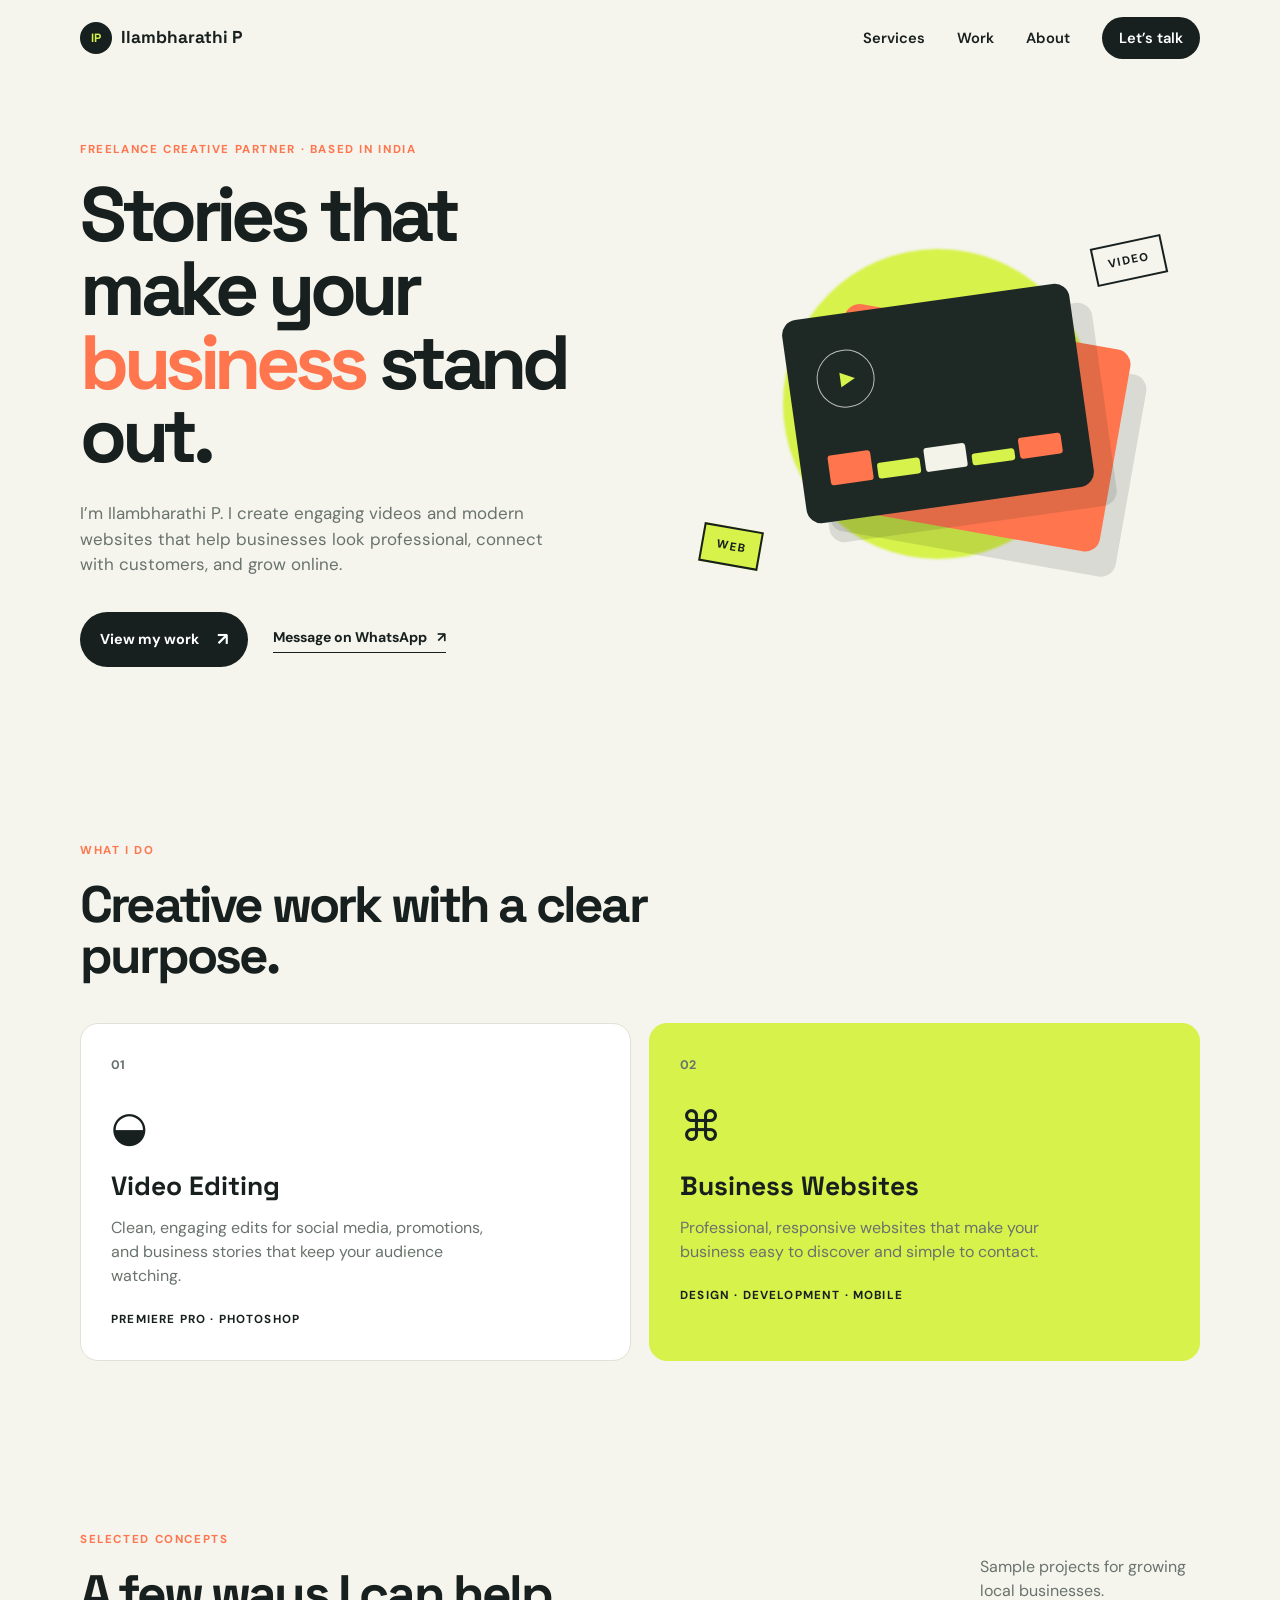
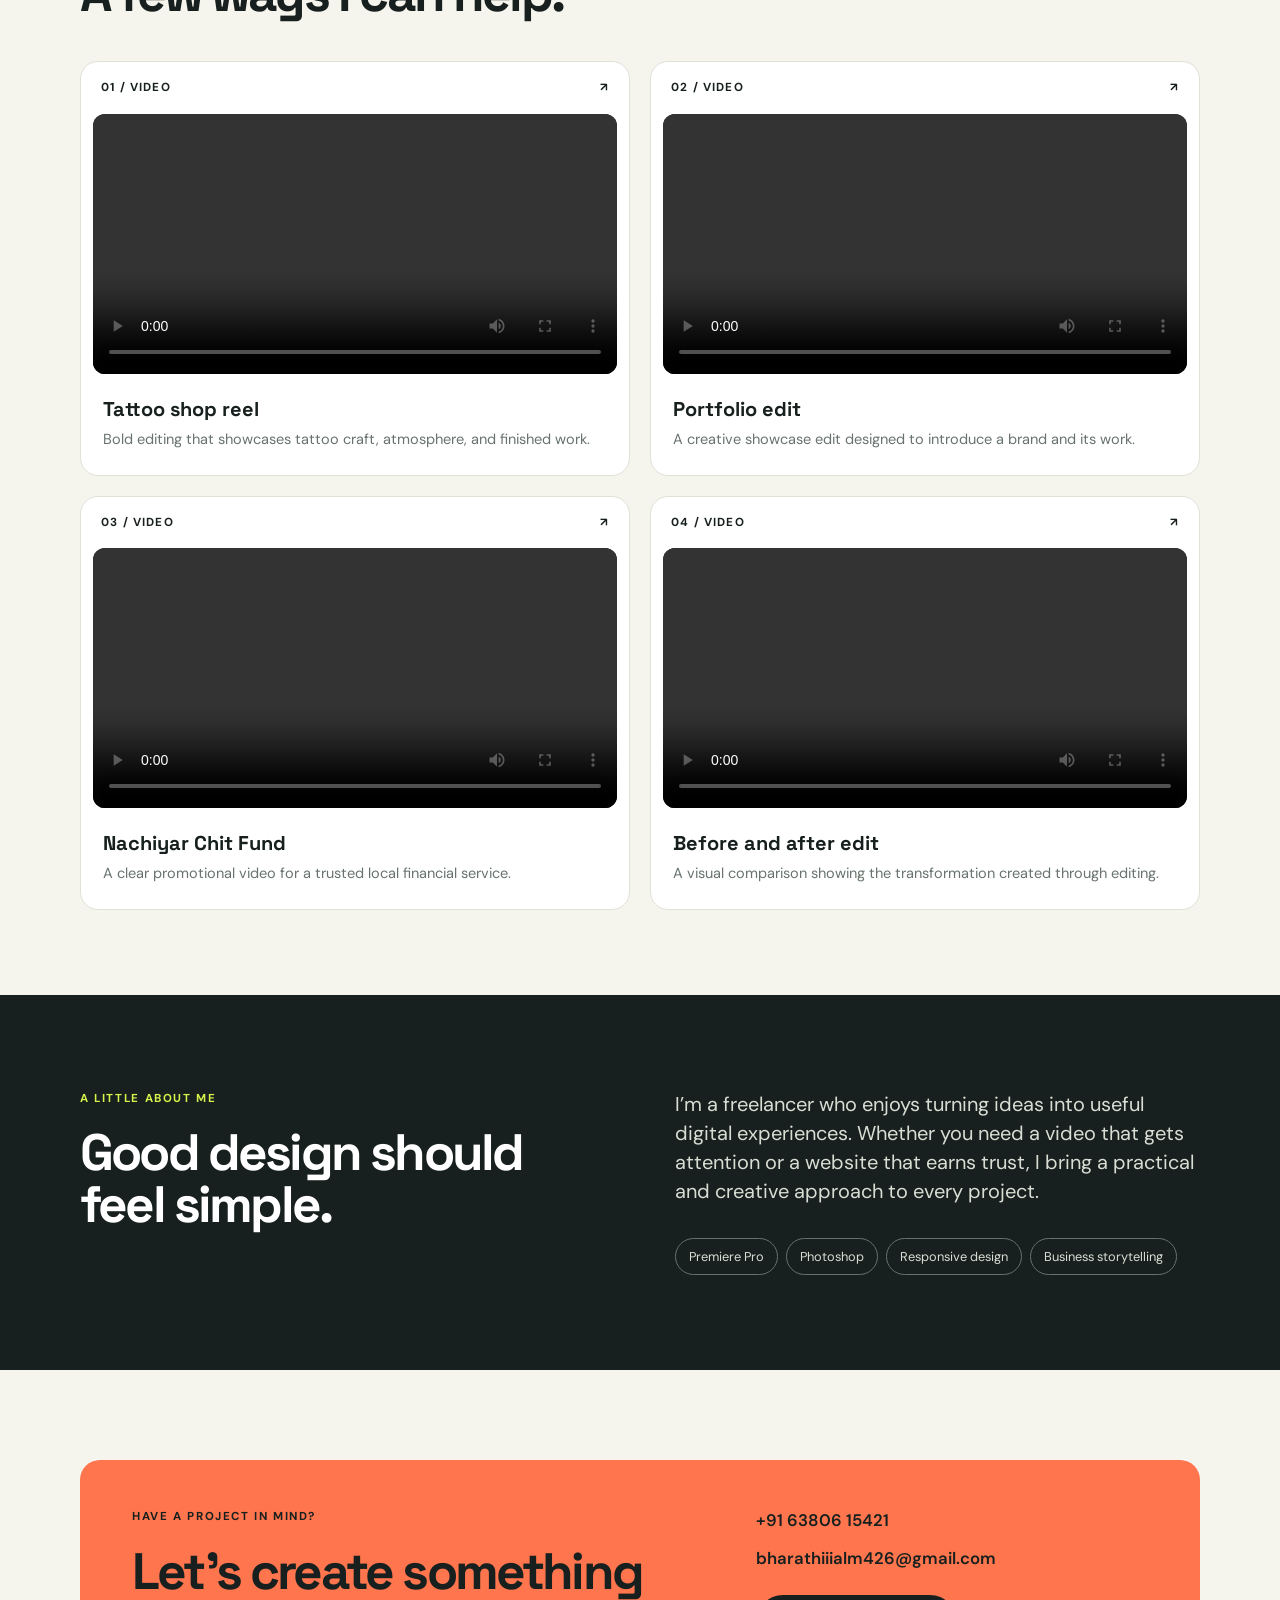
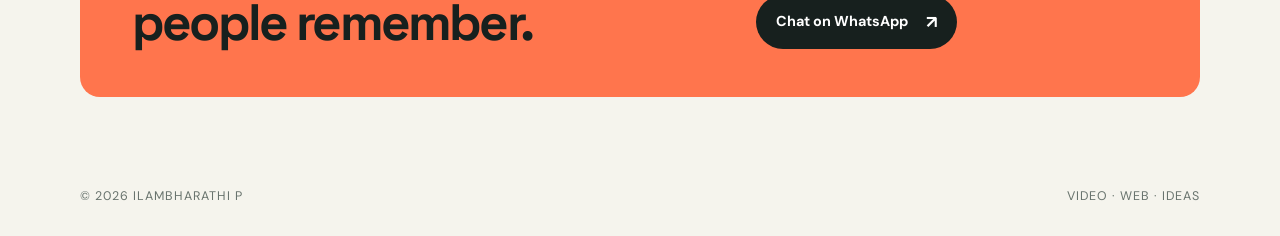
<file: index.html>
<!doctype html>
<html lang="en">
<head>
  <meta charset="UTF-8" />
  <meta name="viewport" content="width=device-width, initial-scale=1.0" />
  <meta name="description" content="Portfolio of Ilambharathi P, freelance video editor and website creator for businesses." />
  <title>Ilambharathi P | Freelance Video Editor & Website Creator</title>
  <link rel="preconnect" href="https://fonts.googleapis.com">
  <link rel="preconnect" href="https://fonts.gstatic.com" crossorigin>
  <link href="https://fonts.googleapis.com/css2?family=DM+Sans:wght@400;500;600;700&family=Space+Grotesk:wght@500;600;700&display=swap" rel="stylesheet">
  <link rel="stylesheet" href="style.css" />
</head>
<body>
  <header class="site-header">
    <a class="brand" href="#home" aria-label="Ilambharathi P home"><span>IP</span> Ilambharathi P</a>
    <button class="menu-toggle" aria-label="Open navigation" aria-expanded="false">☰</button>
    <nav class="nav-links" aria-label="Main navigation">
      <a href="#services">Services</a>
      <a href="#work">Work</a>
      <a href="#about">About</a>
      <a class="nav-contact" href="#contact">Let’s talk</a>
    </nav>
  </header>

  <main>
    <section id="home" class="hero section-shell">
      <div class="hero-copy">
        <p class="eyebrow">Freelance creative partner · Based in India</p>
        <h1>Stories that make your <em>business</em> stand out.</h1>
        <p class="hero-text">I’m Ilambharathi P. I create engaging videos and modern websites that help businesses look professional, connect with customers, and grow online.</p>
        <div class="hero-actions">
          <a class="button button-primary" href="#work">View my work <span>↗</span></a>
          <a class="text-link" href="https://wa.me/916380615421" target="_blank" rel="noreferrer">Message on WhatsApp <span>↗</span></a>
        </div>
      </div>
      <div class="hero-art" aria-label="Creative workspace illustration">
        <div class="art-glow"></div><div class="art-card art-card-back"></div>
        <div class="art-card art-card-main"><div class="play-icon">▶</div><div class="timeline"><i></i><i></i><i></i><i></i><i></i></div></div>
        <span class="floating-tag tag-one">VIDEO</span><span class="floating-tag tag-two">WEB</span>
      </div>
    </section>

    <section id="services" class="section-shell section-block">
      <div class="section-heading"><p class="eyebrow">What I do</p><h2>Creative work with a clear purpose.</h2></div>
      <div class="service-grid">
        <article class="service-card"><span class="service-number">01</span><div class="service-icon">◒</div><h3>Video Editing</h3><p>Clean, engaging edits for social media, promotions, and business stories that keep your audience watching.</p><span class="service-label">Premiere Pro · Photoshop</span></article>
        <article class="service-card featured"><span class="service-number">02</span><div class="service-icon">⌘</div><h3>Business Websites</h3><p>Professional, responsive websites that make your business easy to discover and simple to contact.</p><span class="service-label">Design · Development · Mobile</span></article>
      </div>
    </section>

    <section id="work" class="section-shell section-block work-section">
      <div class="section-heading row-heading"><div><p class="eyebrow">Selected concepts</p><h2>A few ways I can help.</h2></div><p class="heading-note">Sample projects for growing local businesses.</p></div>
      <div class="project-grid">
        <article class="project-card"><div class="project-top"><span>01 / Video</span><span>↗</span></div><video class="project-video" controls preload="metadata"><source src="https://drive.google.com/uc?export=download&amp;id=1M_jI5FLw0sCC2fsm7qlxKQCTTXvGf6Tt" type="video/mp4"></video><div class="project-info"><h3>Tattoo shop reel</h3><p>Bold editing that showcases tattoo craft, atmosphere, and finished work.</p></div></article>
        <article class="project-card"><div class="project-top"><span>02 / Video</span><span>↗</span></div><video class="project-video" controls preload="metadata"><source src="https://drive.google.com/uc?export=download&amp;id=1WbMnLtfxuOJBAahKUDpRb8k-bHo_vmdd" type="video/mp4"></video><div class="project-info"><h3>Portfolio edit</h3><p>A creative showcase edit designed to introduce a brand and its work.</p></div></article>
        <article class="project-card"><div class="project-top"><span>03 / Video</span><span>↗</span></div><video class="project-video" controls preload="metadata"><source src="https://drive.google.com/uc?export=download&amp;id=1VlRbil5-On9Apnov6ktgAD-ph8xfRm8p" type="video/mp4"></video><div class="project-info"><h3>Nachiyar Chit Fund</h3><p>A clear promotional video for a trusted local financial service.</p></div></article>
        <article class="project-card"><div class="project-top"><span>04 / Video</span><span>↗</span></div><video class="project-video" controls preload="metadata"><source src="https://drive.google.com/uc?export=download&amp;id=1O_3T-TbPOmPmvR4QIsbQJbfbWhS7eiJ0" type="video/mp4"></video><div class="project-info"><h3>Before and after edit</h3><p>A visual comparison showing the transformation created through editing.</p></div></article>
      </div>
    </section>

    <section id="about" class="about-section"><div class="section-shell about-grid"><div><p class="eyebrow">A little about me</p><h2>Good design should feel simple.</h2></div><div><p class="about-copy">I’m a freelancer who enjoys turning ideas into useful digital experiences. Whether you need a video that gets attention or a website that earns trust, I bring a practical and creative approach to every project.</p><div class="skill-list"><span>Premiere Pro</span><span>Photoshop</span><span>Responsive design</span><span>Business storytelling</span></div></div></div></section>

    <section id="contact" class="contact-section section-shell"><div class="contact-card"><div><p class="eyebrow">Have a project in mind?</p><h2>Let’s create something people remember.</h2></div><div class="contact-details"><a href="tel:+916380615421">+91 63806 15421</a><a href="mailto:bharathiiialm426@gmail.com">bharathiiialm426@gmail.com</a><a class="button button-light" href="https://wa.me/916380615421" target="_blank" rel="noreferrer">Chat on WhatsApp <span>↗</span></a></div></div></section>
  </main>
  <footer class="site-footer section-shell"><span>© 2026 Ilambharathi P</span><span>Video · Web · Ideas</span></footer>
  <script src="script.js"></script>
</body>
</html>
</file>
<file: style.css>
:root{--ink:#17201e;--muted:#68736d;--cream:#f5f4ed;--lime:#d7f24a;--orange:#ff754d;--line:#dfe2d7;--white:#fff}*{box-sizing:border-box}html{scroll-behavior:smooth}body{margin:0;color:var(--ink);background:var(--cream);font-family:'DM Sans',sans-serif;line-height:1.5}a{color:inherit;text-decoration:none}.section-shell{width:min(1120px,calc(100% - 48px));margin:auto}.site-header{height:76px;display:flex;align-items:center;justify-content:space-between;width:min(1120px,calc(100% - 48px));margin:auto}.brand{font-family:'Space Grotesk',sans-serif;font-weight:700;font-size:1.08rem;display:flex;align-items:center;gap:9px}.brand span{display:grid;place-items:center;width:32px;height:32px;border-radius:50%;background:var(--ink);color:var(--lime);font-size:.75rem}.nav-links{display:flex;align-items:center;gap:32px;font-size:.92rem;font-weight:600}.nav-links a{transition:opacity .2s}.nav-links a:hover{opacity:.55}.nav-contact{background:var(--ink);color:white;padding:10px 17px;border-radius:100px}.menu-toggle{display:none;border:0;background:none;font-size:1.5rem}.hero{min-height:640px;display:grid;grid-template-columns:1.02fr .98fr;gap:50px;align-items:center;padding:65px 0 90px}.eyebrow{text-transform:uppercase;letter-spacing:.14em;font-size:.72rem;font-weight:700;color:var(--orange);margin:0 0 20px}.hero h1{font-family:'Space Grotesk',sans-serif;font-size:clamp(3rem,6vw,5.55rem);line-height:.96;letter-spacing:-.07em;margin:0 0 28px;max-width:620px}.hero h1 em{font-style:normal;color:var(--orange)}.hero-text{color:var(--muted);max-width:480px;font-size:1.06rem}.hero-actions{display:flex;align-items:center;gap:25px;margin-top:35px}.button{display:inline-flex;gap:18px;align-items:center;border-radius:100px;padding:14px 20px;font-weight:700;font-size:.9rem}.button-primary{background:var(--ink);color:var(--white)}.button-primary span,.button-light span{font-size:1.1rem}.text-link{font-weight:700;font-size:.88rem;border-bottom:1px solid var(--ink);padding-bottom:4px}.text-link span{margin-left:7px}.hero-art{height:420px;position:relative;display:grid;place-items:center}.art-glow{position:absolute;width:310px;height:310px;border-radius:50%;background:var(--lime);filter:blur(1px)}.art-card{position:absolute;width:290px;height:205px;border-radius:15px;box-shadow:20px 22px 0 rgba(23,32,30,.12)}.art-card-back{background:var(--orange);transform:rotate(10deg) translate(38px,18px)}.art-card-main{background:#1e2926;transform:rotate(-8deg);padding:36px 28px;display:flex;flex-direction:column;justify-content:space-between}.play-icon{border:1px solid rgba(255,255,255,.7);color:var(--lime);height:58px;width:58px;display:grid;place-items:center;border-radius:50%;font-size:1.2rem;padding-left:4px}.timeline{display:flex;gap:5px;height:30px;align-items:end}.timeline i{display:block;background:var(--orange);height:100%;flex:1;border-radius:3px}.timeline i:nth-child(2){height:55%;background:var(--lime)}.timeline i:nth-child(3){height:80%;background:#f3f3e9}.timeline i:nth-child(4){height:40%;background:var(--lime)}.timeline i:nth-child(5){height:70%;background:var(--orange)}.floating-tag{position:absolute;z-index:2;font-weight:800;letter-spacing:.12em;font-size:.72rem;padding:9px 13px;border:2px solid var(--ink);background:var(--cream);transform:rotate(-12deg)}.tag-one{top:47px;right:35px}.tag-two{bottom:48px;left:25px;transform:rotate(10deg);background:var(--lime)}.section-block{padding:85px 0}.section-heading{max-width:620px}.section-heading h2,.about-section h2,.contact-card h2{font-family:'Space Grotesk',sans-serif;font-size:clamp(2.2rem,4vw,3.7rem);line-height:1;letter-spacing:-.055em;margin:0}.service-grid{display:grid;grid-template-columns:1fr 1fr;gap:18px;margin-top:42px}.service-card{background:var(--white);border-radius:18px;padding:28px 30px 31px;position:relative;min-height:290px;border:1px solid var(--line)}.service-card.featured{background:var(--lime);border-color:var(--lime)}.service-number{font-size:.78rem;color:var(--muted);font-weight:700}.service-icon{font-size:2.6rem;margin:20px 0 8px}.service-card h3{font-family:'Space Grotesk',sans-serif;font-size:1.65rem;margin:0 0 10px}.service-card p{color:var(--muted);max-width:390px;margin:0}.service-label{display:block;margin-top:23px;font-size:.73rem;text-transform:uppercase;letter-spacing:.1em;font-weight:700}.row-heading{display:flex;align-items:end;justify-content:space-between;gap:30px;max-width:none}.heading-note{color:var(--muted);max-width:220px}.project-grid{display:grid;grid-template-columns:1fr 1fr;gap:20px;margin-top:42px}.project-card{background:var(--white);border:1px solid var(--line);border-radius:18px;overflow:hidden}.project-top{display:flex;justify-content:space-between;padding:17px 20px;font-size:.73rem;text-transform:uppercase;letter-spacing:.1em;font-weight:700}.project-visual{height:260px;margin:0 12px;border-radius:12px;display:flex;align-items:end;padding:24px;font-family:'Space Grotesk',sans-serif;font-size:2rem;line-height:.9}.project-visual strong{font-size:3rem}.tattoo-visual{background:linear-gradient(140deg,#1b1d1e,#44332e 52%,#d65b39);color:#f8e9cc}.chit-visual{background:linear-gradient(135deg,#d4ef49,#7ebd8f);color:#15352e}.project-info{padding:20px 22px 24px}.project-info h3{font-family:'Space Grotesk',sans-serif;margin:0 0 5px;font-size:1.25rem}.project-info p{color:var(--muted);margin:0;font-size:.91rem}.about-section{background:var(--ink);color:white;padding:95px 0}.about-grid{display:grid;grid-template-columns:1fr 1fr;gap:70px}.about-section .eyebrow{color:var(--lime)}.about-copy{font-size:1.25rem;line-height:1.45;margin:0;color:#d9ded5}.skill-list{display:flex;flex-wrap:wrap;gap:8px;margin-top:32px}.skill-list span{border:1px solid #66716a;border-radius:100px;padding:8px 13px;color:#d9ded5;font-size:.8rem}.contact-section{padding:90px 0}.contact-card{background:var(--orange);border-radius:20px;padding:48px 52px;display:grid;grid-template-columns:1.2fr .8fr;gap:35px}.contact-card .eyebrow{color:var(--ink)}.contact-details{display:flex;flex-direction:column;align-items:flex-start;justify-content:center;gap:12px;font-size:1.05rem;font-weight:600}.button-light{background:var(--ink);color:white;margin-top:12px}.site-footer{padding:0 0 30px;display:flex;justify-content:space-between;color:var(--muted);font-size:.78rem;text-transform:uppercase;letter-spacing:.08em}@media(max-width:720px){.section-shell,.site-header{width:min(100% - 36px,540px)}.site-header{height:68px}.menu-toggle{display:block}.nav-links{display:none;position:absolute;top:68px;left:18px;right:18px;background:var(--white);padding:20px;border-radius:14px;box-shadow:0 12px 30px #0001;flex-direction:column;align-items:stretch;gap:16px;z-index:5}.nav-links.open{display:flex}.nav-contact{text-align:center}.hero{display:flex;flex-direction:column;padding:55px 0 65px;gap:20px;align-items:stretch}.hero h1{font-size:3.25rem}.hero-art{height:300px}.art-card{width:245px;height:170px}.art-glow{width:230px;height:230px}.tag-one{top:20px;right:10px}.tag-two{bottom:10px;left:5px}.hero-actions{flex-wrap:wrap;gap:18px}.section-block{padding:60px 0}.service-grid,.project-grid,.about-grid,.contact-card{grid-template-columns:1fr}.service-card{min-height:0}.row-heading{display:block}.heading-note{margin-top:18px}.project-visual{height:210px}.project-visual strong{font-size:2.4rem}.about-section{padding:65px 0}.contact-section{padding:60px 0}.contact-card{padding:30px 25px}.contact-details{margin-top:8px}.site-footer{font-size:.66rem}}
 .project-video{display:block;width:calc(100% - 24px);height:260px;margin:0 12px;border-radius:12px;background:#1b2421;object-fit:cover}
 .project-video{display:block;width:calc(100% - 24px);height:260px;margin:0 12px;border:0;border-radius:12px;background:#1b2421}
</file>
